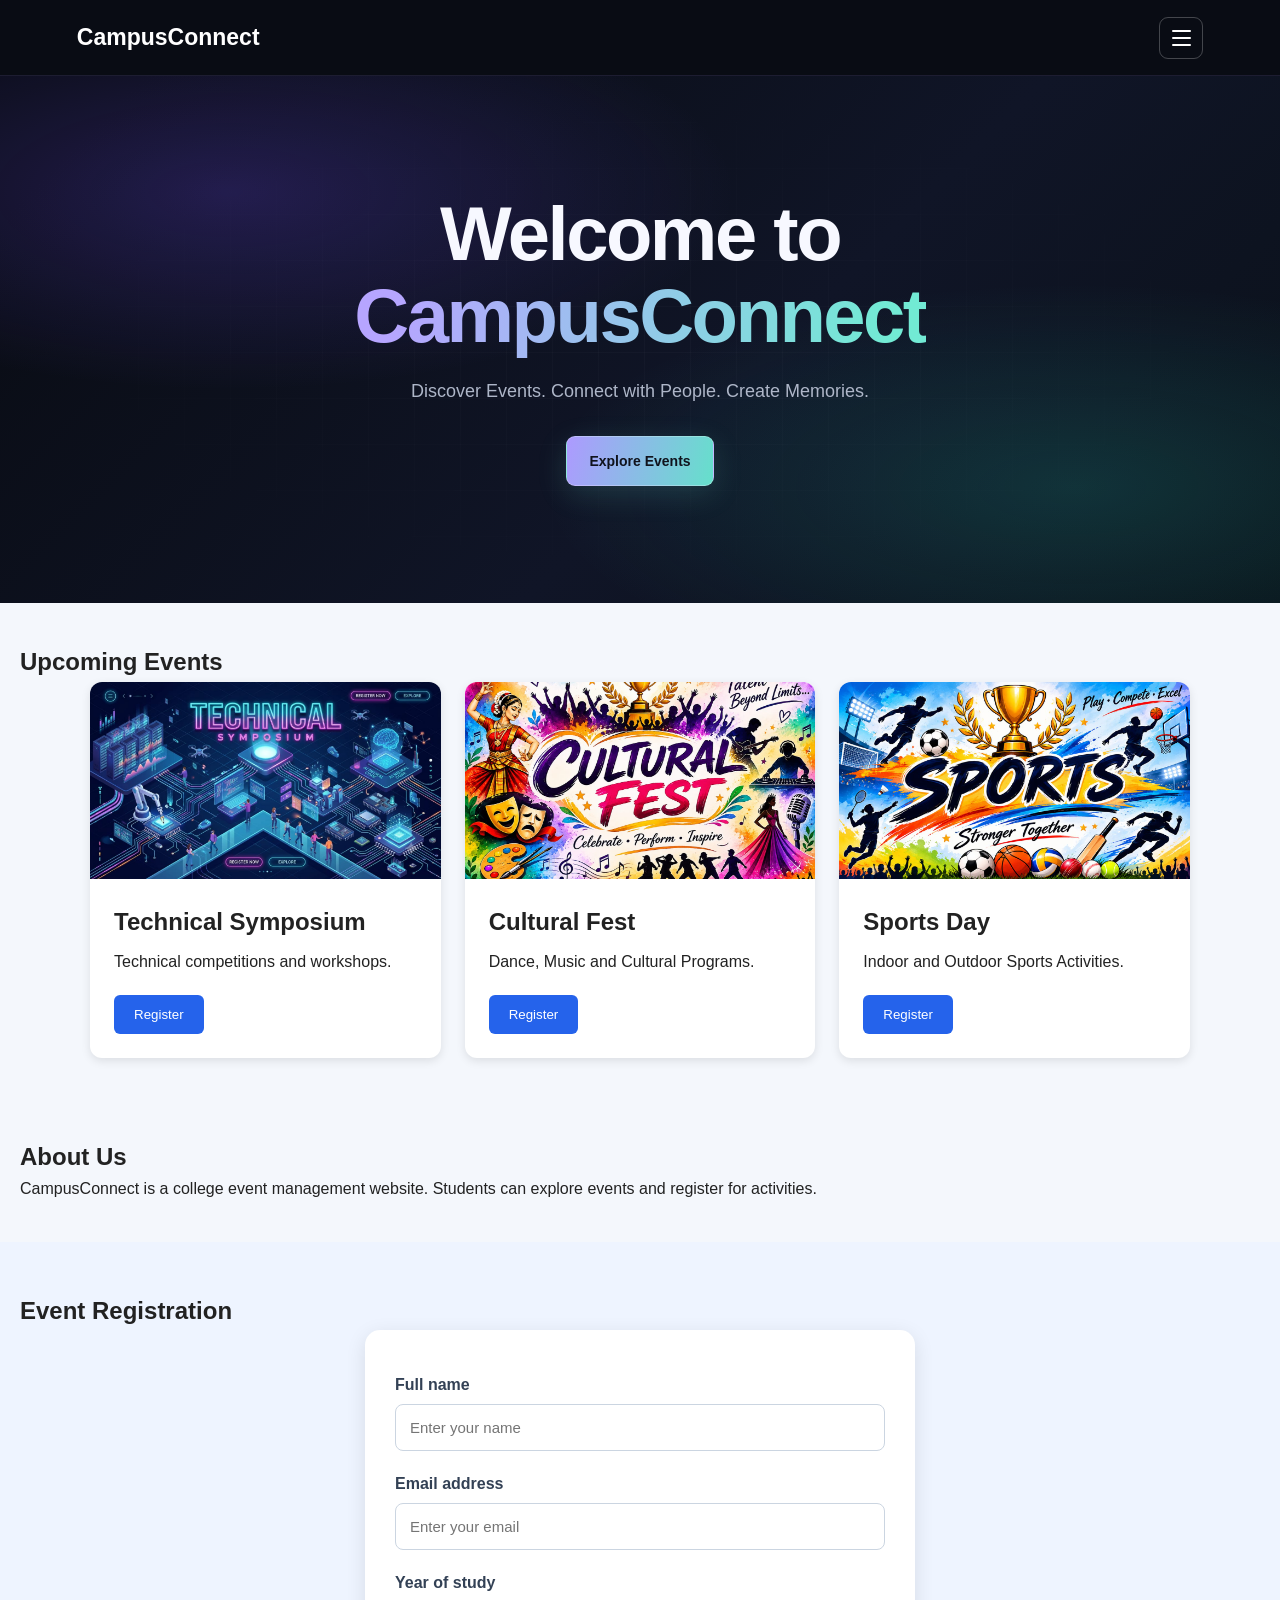
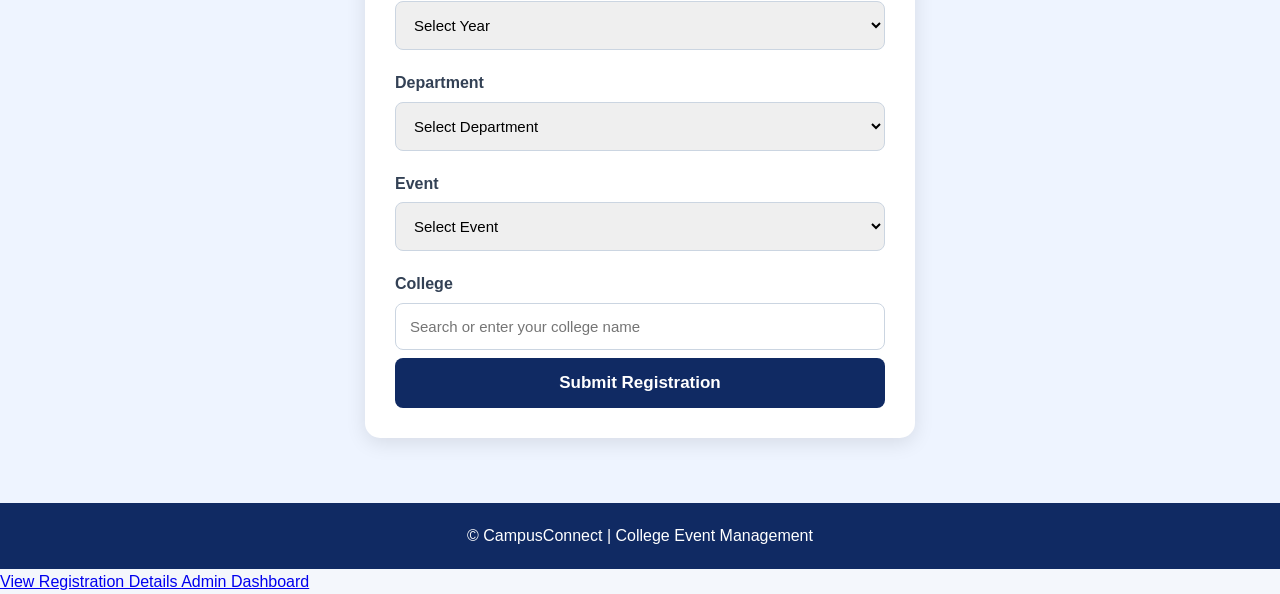
<file: index.html>
<!DOCTYPE html>
<html lang="en">
<head>
    <meta charset="UTF-8">
    <meta name="viewport" content="width=device-width, initial-scale=1.0">
    <title>CampusConnect</title>
    <link rel="stylesheet" href="style.css">
</head>

<body>

<header>
    <nav class="site-nav" aria-label="Main navigation">
        <h2><a class="site-brand" href="#home">CampusConnect</a></h2>
        <button class="menu-toggle" id="menuToggle" type="button"
            aria-controls="mainMenu" aria-expanded="false" aria-label="Open navigation menu">
            <span></span>
            <span></span>
            <span></span>
        </button>
        <ul class="nav-menu" id="mainMenu">
        <li><a href="#home">Home</a></li>
        <li><a href="#events">Events</a></li>
        <li><a href="#about">About</a></li>
        <li><a href="#register">Register</a></li>
        <li><a href="login.html">Login</a></li>
        </ul>
    </nav>
</header>

<section id="home" class="hero">
    <h1>Welcome to <span>CampusConnect</span></h1>
    <p>Discover Events. Connect with People. Create Memories.</p>
    <a href="#events" class="btn">Explore Events</a>
</section>

<section id="events">
    <h1>Upcoming Events</h1>

    <div class="event-container">

        <div class="event-card">
            <img src="technical-symposium.jpeg" alt="Technical Symposium ">
            <div class="event-card-content">
                <h2>Technical Symposium</h2>
                <p>Technical competitions and workshops.</p>
                <button onclick="selectEvent('Technical Symposium')">Register</button>
            </div>
        </div>

        <div class="event-card">
            <img src="cultural-fest.jpeg" alt="Cultural Fest">
            <div class="event-card-content">
                <h2>Cultural Fest</h2>
                <p>Dance, Music and Cultural Programs.</p>
                <button onclick="selectEvent('Cultural Fest')">Register</button>
            </div>
        </div>

        <div class="event-card">
            <img src="sports-day.jpeg" alt="Sports Day ">
            <div class="event-card-content">
                <h2>Sports Day</h2>
                <p>Indoor and Outdoor Sports Activities.</p>
                <button onclick="selectEvent('Sports Day')">Register</button>
            </div>
        </div>

    </div>
</section>

<section id="about">
    <h1>About Us</h1>
    <p>
        CampusConnect is a college event management website.
        Students can explore events and register for activities.
    </p>
</section>

<section id="register">
    <h1>Event Registration</h1>

    <form id="registrationForm">
        <label for="name">Full name</label>
        <input type="text" id="name" placeholder="Enter your name" required>
        <label for="email">Email address</label>
        <input type="email" id="email" placeholder="Enter your email" required>

        <label for="year">Year of study</label>
        <select id="year" required>
            <option value="">Select Year</option>
            <option>1st Year</option>
            <option>2nd Year</option>
            <option>3rd Year</option>
            <option>4th Year</option>
            <option>Other</option>
        </select>

        <label for="department">Department</label>
        <select id="department" required>
            <option value="">Select Department</option>
            <option>AI & Data Science</option>
            <option>Computer Science</option>
            <option>Information Technology</option>
            <option>Electronics and Communication</option>
            <option>Electrical and Electronics</option>
            <option>Mechanical Engineering</option>
            <option>Other</option>
        </select>

        <label for="event">Event</label>
        <select id="event" required>
            <option value="">Select Event</option>
            <option>Technical Symposium</option>
            <option>Cultural Fest</option>
            <option>Sports Day</option>
        </select>

        <label for="college">College</label>
        <input type="text" id="college" list="collegeOptions"
            placeholder="Search or enter your college name" autocomplete="organization" required>
        <datalist id="collegeOptions">
            <option value="Anna University, Chennai"></option>
            <option value="University of Madras, Chennai"></option>
            <option value="SRM Institute of Science and Technology, Chennai"></option>
            <option value="Vellore Institute of Technology, Vellore"></option>
            <option value="PSG College of Technology, Coimbatore"></option>
            <option value="Coimbatore Institute of Technology, Coimbatore"></option>
            <option value="Thiagarajar College of Engineering, Madurai"></option>
            <option value="Kumaraguru College of Technology, Coimbatore"></option>
            <option value="Kongu Engineering College, Erode"></option>
            <option value="National Institute of Technology, Tiruchirappalli"></option>
            <option value="Amrita Vishwa Vidyapeetham, Coimbatore"></option>
        </datalist>

        <button type="submit">Submit Registration</button>
    </form>

    <p id="message"></p>
</section>

<footer>
    <p>© CampusConnect | College Event Management</p>
</footer>

<script src="script.js"></script>
<a href="registrations.html">
    View Registration Details
</a>
<a href="admin.html">Admin Dashboard</a>
</body>
</html>
</file>
<file: style.css>
* {
    margin: 0;
    padding: 0;
    box-sizing: border-box;
}

body {
    font-family: Arial, sans-serif;
    background: #f4f7fc;
    color: #222;
    line-height: 1.6;
}

nav {
    background: #102a63;
    color: white;
    padding: 18px;
    display: flex;
    justify-content: space-between;
    flex-wrap: wrap;
}

nav a {
    color: white;
    text-decoration: none;
    margin: 10px;
}

.hero {
    background: #2563eb;
    color: white;
    text-align: center;
    padding: 80px 20px;
}

.hero h1 {
    font-size: 40px;
}

section {
    padding: 40px 20px;
}

.event-container {
    display: grid;
    grid-template-columns: repeat(auto-fit, minmax(min(100%, 280px), 1fr));
    gap: 24px;
    max-width: 1100px;
    margin: 0 auto;
}

.event-card {
    background: white;
    border-radius: 12px;
    overflow: hidden;
    box-shadow: 0 3px 10px rgba(0,0,0,0.1);
    display: flex;
    flex-direction: column;
}

.event-card > img {
    display: block;
    width: 100%;
    aspect-ratio: 16 / 9;
    object-fit: cover;
}

.event-card-content {
    display: flex;
    flex: 1;
    flex-direction: column;
    align-items: flex-start;
    padding: 24px;
}

.event-card-content p {
    margin-top: 8px;
}

.event-card-content button {
    margin-top: 20px;
}

form {
    max-width: 500px;
    margin: auto;
}

input, select, textarea {
    width: 100%;
    padding: 12px;
    margin: 10px 0;
    border: 1px solid #ccc;
    border-radius: 6px;
}

button {
    background: #2563eb;
    color: white;
    padding: 12px 20px;
    border: none;
    border-radius: 6px;
    cursor: pointer;
}

footer {
    background: #102a63;
    color: white;
    text-align: center;
    padding: 20px;
}

/* Admin Dashboard */

.admin-header {
    background: #102a63;
    color: white;
    padding: 28px 24px;
}

.admin-header-content {
    max-width: 1160px;
    margin: 0 auto;
    display: flex;
    align-items: center;
    justify-content: space-between;
    gap: 24px;
}

.admin-header h1 {
    margin: 0;
    font-size: 32px;
}

.admin-header-content p {
    margin-top: 5px;
    color: #dbeafe;
    font-size: 15px;
}

.admin-header-content .admin-brand {
    margin: 0 0 4px;
    color: #93c5fd;
    font-size: 12px;
    font-weight: 700;
    letter-spacing: 0.12em;
    text-transform: uppercase;
}

.admin-header-actions {
    display: flex;
    align-items: center;
    gap: 18px;
}

.admin-header-actions a {
    color: white;
    font-weight: 700;
    text-decoration: none;
}

.admin-header-actions button {
    background: white;
    color: #102a63;
}

.dashboard {
    max-width: 1160px;
    margin: 32px auto;
    padding: 0 24px;
}

.dashboard-summary {
    display: grid;
    grid-template-columns: repeat(3, minmax(0, 1fr));
    gap: 20px;
}

.dashboard-card {
    background: white;
    padding: 25px;
    border-radius: 12px;
    box-shadow: 0 3px 12px rgba(0,0,0,0.1);
    border: 1px solid #e2e8f0;
}

.dashboard-card h2,
.student-section h2 {
    color: #102a63;
}

.dashboard-summary .dashboard-card {
    margin: 0;
}

.dashboard-summary .dashboard-card p {
    color: #64748b;
    font-size: 14px;
    font-weight: 700;
}

.dashboard-summary .dashboard-card strong {
    display: block;
    margin-top: 8px;
    color: #2563eb;
    font-size: 36px;
    line-height: 1.2;
}

.dashboard-summary .dashboard-card .popular-event {
    color: #102a63;
    font-size: 20px;
}

.dashboard-panel {
    margin-top: 24px;
    padding: 26px;
    background: white;
    border: 1px solid #e2e8f0;
    border-radius: 14px;
    box-shadow: 0 3px 12px rgba(0,0,0,0.06);
}

.dashboard-section-heading {
    display: flex;
    align-items: center;
    justify-content: space-between;
    gap: 16px;
    margin-bottom: 22px;
}

.section-eyebrow {
    color: #2563eb;
    font-size: 11px;
    font-weight: 700;
    letter-spacing: 0.12em;
}

.dashboard-section-heading h2 {
    margin-top: 4px;
    color: #102a63;
    font-size: 22px;
}

.event-count-grid {
    display: grid;
    grid-template-columns: repeat(3, minmax(0, 1fr));
    gap: 16px;
}

.event-count-card {
    padding: 18px;
    background: #f8fafc;
    border: 1px solid #e2e8f0;
    border-radius: 10px;
}

.event-count-heading {
    display: flex;
    align-items: flex-start;
    justify-content: space-between;
    gap: 12px;
}

.event-count-heading h3 {
    color: #334155;
    font-size: 14px;
}

.event-count-heading strong {
    color: #102a63;
    font-size: 20px;
}

.event-count-bar {
    height: 7px;
    margin-top: 18px;
    overflow: hidden;
    background: #dbeafe;
    border-radius: 999px;
}

.event-count-bar span {
    display: block;
    height: 100%;
    background: #2563eb;
    border-radius: inherit;
}

.registration-result-count {
    color: #64748b;
    font-size: 13px;
}

.registration-filters {
    display: grid;
    grid-template-columns: auto minmax(180px, 1fr) auto minmax(180px, 0.8fr);
    align-items: center;
    gap: 12px;
    margin-bottom: 20px;
}

.registration-filters label {
    color: #334155;
    font-size: 14px;
    font-weight: 700;
}

.registration-filters input,
.registration-filters select {
    min-width: 0;
    margin: 0;
    background: white;
}

.registration-table-wrap {
    overflow-x: auto;
}

.registration-table {
    width: 100%;
    min-width: 760px;
    border-collapse: collapse;
    text-align: left;
}

.registration-table th,
.registration-table td {
    padding: 14px 12px;
    border-bottom: 1px solid #e2e8f0;
    vertical-align: middle;
}

.registration-table th {
    color: #64748b;
    font-size: 12px;
    letter-spacing: 0.04em;
    text-transform: uppercase;
}

.registration-table td {
    color: #334155;
    font-size: 14px;
}

.table-student-name,
.table-student-email {
    display: block;
}

.table-student-name {
    color: #102a63;
}

.table-student-email {
    margin-top: 3px;
    color: #64748b;
    font-size: 12px;
}

.registration-event-badge {
    display: inline-block;
    padding: 5px 9px;
    background: #eff6ff;
    border-radius: 999px;
    color: #1d4ed8;
    font-size: 12px;
    font-weight: 700;
}

.registration-delete-button {
    padding: 8px 12px;
    background: #fee2e2;
    color: #b91c1c;
}

.empty-table-state {
    padding: 32px !important;
    color: #64748b !important;
    text-align: center;
}

.student-section {
    background: white;
    padding: 25px;
    border-radius: 12px;
    box-shadow: 0 3px 12px rgba(0,0,0,0.1);
}

.dashboard a {
    display: inline-block;
    margin-top: 25px;
    color: #2563eb;
    font-weight: bold;
}

@media (max-width: 800px) {
    .dashboard-summary,
    .event-count-grid {
        grid-template-columns: repeat(2, minmax(0, 1fr));
    }

    .registration-filters {
        grid-template-columns: 1fr 1fr;
    }
}

@media (max-width: 560px) {
    .admin-header {
        padding: 24px 20px;
    }

    .admin-header-content {
        align-items: flex-start;
        flex-direction: column;
    }

    .admin-header-actions {
        width: 100%;
        justify-content: space-between;
    }

    .dashboard {
        margin: 22px auto;
        padding: 0 16px;
    }

    .dashboard-summary,
    .event-count-grid,
    .registration-filters {
        grid-template-columns: 1fr;
    }

    .dashboard-panel {
        padding: 20px 16px;
    }

    .dashboard-section-heading {
        align-items: flex-start;
        flex-direction: column;
    }
}/* Student Registration Page */

#register {
    background: #eef4ff;
    padding: 50px 20px;
}

#register h2 {
    text-align: center;
    color: #102a63;
    font-size: 30px;
    margin-bottom: 25px;
}

#registrationForm {
    max-width: 550px;
    margin: auto;
    padding: 30px;
    background: white;
    border-radius: 15px;
    box-shadow: 0 5px 20px rgba(0,0,0,0.1);
}

#registrationForm input,
#registrationForm select,
#registrationForm textarea {
    width: 100%;
    padding: 14px;
    margin: 12px 0;
    border: 1px solid #cbd5e1;
    border-radius: 8px;
    font-size: 15px;
}

#registrationForm label {
    display: block;
    margin-top: 12px;
    color: #334155;
    font-weight: 700;
}

#registrationForm input,
#registrationForm select {
    margin: 6px 0 8px;
}

#registrationForm input:focus,
#registrationForm select:focus,
#registrationForm textarea:focus {
    outline: none;
    border-color: #2563eb;
    box-shadow: 0 0 5px rgba(37,99,235,0.3);
}

#registrationForm button {
    width: 100%;
    padding: 15px;
    background: #102a63;
    color: white;
    font-size: 17px;
    font-weight: bold;
    border: none;
    border-radius: 8px;
    cursor: pointer;
}

#registrationForm button:hover {
    background: #2563eb;
}

#message {
    text-align: center;
    font-weight: bold;
    margin-top: 15px;
}

@media (max-width: 600px) {
    #registrationForm {
        padding: 20px;
    }
}/* CampusConnect Login Page */

/* Dark CampusConnect sign-in */

.login-page {
    min-height: 100vh;
    background: #080b12;
    color: #f4f3f8;
    font-family: Arial, sans-serif;
}

.login-shell {
    display: grid;
    grid-template-columns: minmax(0, 1fr) minmax(420px, 0.88fr);
    min-height: 100vh;
}

.login-story {
    position: relative;
    display: flex;
    flex-direction: column;
    justify-content: space-between;
    overflow: hidden;
    padding: 42px clamp(32px, 7vw, 100px) 32px;
    background:
        radial-gradient(ellipse at 18% 82%, rgba(116, 71, 255, 0.22), transparent 38%),
        radial-gradient(ellipse at 92% 18%, rgba(23, 222, 196, 0.13), transparent 35%),
        #0d111b;
}

.login-story::after {
    position: absolute;
    right: -155px;
    bottom: 60px;
    width: 390px;
    height: 390px;
    border: 1px solid rgba(168, 149, 255, 0.13);
    border-radius: 50%;
    box-shadow: 0 0 0 42px rgba(168, 149, 255, 0.025), 0 0 0 84px rgba(168, 149, 255, 0.02);
    content: "";
    pointer-events: none;
}

.login-brand,
.mobile-brand {
    display: inline-flex;
    align-items: center;
    gap: 12px;
    width: fit-content;
    color: #f4f3f8;
    font-size: 19px;
    font-weight: 700;
    text-decoration: none;
}

.login-brand > span:last-child span,
.mobile-brand > span:last-child span {
    color: #a895ff;
}

.brand-mark {
    display: grid;
    width: 38px;
    height: 38px;
    place-items: center;
    border-radius: 12px;
    background: linear-gradient(135deg, #a895ff, #56e7ce);
    color: #10101a;
    font-size: 21px;
    font-weight: 800;
}

.story-copy {
    position: relative;
    z-index: 1;
    max-width: 580px;
    margin: 55px auto;
}

.eyebrow {
    color: #a895ff;
    font-size: 11px;
    font-weight: 700;
    letter-spacing: 2px;
}

.story-copy .eyebrow {
    display: flex;
    align-items: center;
    gap: 10px;
}

.story-copy .eyebrow span {
    width: 8px;
    height: 8px;
    border-radius: 50%;
    background: #56e7ce;
    box-shadow: 0 0 14px rgba(86, 231, 206, 0.75);
}

.story-copy h1 {
    margin: 25px 0 18px;
    color: #f4f3f8;
    font-size: clamp(42px, 5.2vw, 72px);
    letter-spacing: -3px;
    line-height: 1.04;
}

.story-copy h1 span {
    color: #a895ff;
}

.story-description {
    max-width: 430px;
    color: #a5a9b8;
    font-size: 16px;
    line-height: 1.8;
}

.story-note {
    display: flex;
    align-items: center;
    gap: 14px;
    margin-top: 42px;
    color: #a5a9b8;
    font-size: 13px;
    line-height: 1.8;
}

.story-note strong {
    color: #f4f3f8;
    font-size: 14px;
}

.note-icon {
    display: grid;
    width: 42px;
    height: 42px;
    place-items: center;
    border: 1px solid rgba(168, 149, 255, 0.25);
    border-radius: 14px;
    background: rgba(168, 149, 255, 0.08);
    color: #a895ff;
    font-size: 19px;
}

.story-footer {
    color: #717789;
    font-size: 10px;
    font-weight: 700;
    letter-spacing: 1.8px;
}

.story-footer span {
    padding: 0 7px;
    color: #56e7ce;
}

.login-panel {
    display: flex;
    align-items: center;
    justify-content: center;
    padding: 48px clamp(28px, 6vw, 82px);
    background: #080b12;
}

.login-card {
    width: 100%;
    max-width: 390px;
}

.login-card h2 {
    margin-top: 12px;
    color: #f4f3f8;
    font-size: 30px;
    letter-spacing: -0.8px;
}

.login-subtitle {
    margin-top: 9px;
    color: #8e94a5;
    font-size: 14px;
}

#loginForm {
    max-width: none;
    margin: 30px 0 0;
    padding: 0;
    background: transparent;
    border-radius: 0;
    box-shadow: none;
}

#loginForm label {
    display: block;
    margin: 19px 0 8px;
    color: #d7d8e0;
    font-size: 12px;
    font-weight: 700;
}

#loginForm input,
#loginForm select {
    width: 100%;
    min-height: 48px;
    margin: 0;
    padding: 13px 14px;
    border: 1px solid #252a38;
    border-radius: 9px;
    background: #10141e;
    color: #f4f3f8;
    font-size: 14px;
    transition: border-color 160ms ease, box-shadow 160ms ease;
}

#loginForm input::placeholder {
    color: #62697a;
}

#loginForm input:focus,
#loginForm select:focus {
    outline: none;
    border-color: #a895ff;
    box-shadow: 0 0 0 3px rgba(168, 149, 255, 0.12);
}

.login-submit {
    display: flex;
    width: 100%;
    align-items: center;
    justify-content: space-between;
    margin-top: 25px;
    padding: 14px 17px;
    border: 0;
    border-radius: 9px;
    background: linear-gradient(105deg, #a895ff, #69dcca);
    color: #11131b;
    font-size: 14px;
    font-weight: 800;
    transition: filter 160ms ease, transform 160ms ease;
}

.login-submit:hover {
    filter: brightness(1.08);
    transform: translateY(-1px);
}

.login-submit span:last-child {
    font-size: 19px;
}

#loginMessage {
    min-height: 20px;
    margin-top: 12px;
    font-size: 12px;
    font-weight: 700;
}

#loginMessage.login-error {
    color: #ff8290;
}

.register-prompt {
    margin-top: 24px;
    color: #888fa0;
    font-size: 12px;
    line-height: 1.8;
}

.register-prompt a {
    color: #a895ff;
    font-weight: 700;
    text-decoration: none;
}

.register-prompt a:hover,
.back-home:hover {
    color: #56e7ce;
}

.back-home {
    display: inline-block;
    margin-top: 25px;
    color: #777e90;
    font-size: 12px;
    text-decoration: none;
}

.mobile-brand {
    display: none;
}

@media (max-width: 850px) {
    .login-shell {
        grid-template-columns: minmax(0, 0.85fr) minmax(390px, 1fr);
    }

    .login-story {
        padding-right: 35px;
        padding-left: 35px;
    }
}

@media (max-width: 680px) {
    .login-shell {
        display: block;
    }

    .login-story {
        display: none;
    }

    .login-panel {
        min-height: 100vh;
        flex-direction: column;
        align-items: stretch;
        justify-content: flex-start;
        padding: 28px 24px 40px;
    }

    .mobile-brand {
        display: inline-flex;
        margin-bottom: 48px;
    }

    .login-card {
        max-width: 430px;
        align-self: center;
    }
}

/* Event registration on the student dashboard */

.available-event-list {
    display: grid;
    gap: 12px;
    margin-top: 18px;
}

.available-event {
    display: flex;
    align-items: center;
    justify-content: space-between;
    gap: 18px;
    padding: 18px;
    border: 1px solid #e2e8f0;
    border-radius: 10px;
    background: #f8fafc;
}

.available-event h3 {
    color: #102a63;
    font-size: 17px;
}

.available-event p {
    margin-top: 4px;
    color: #64748b;
}

.available-event .event-register-button {
    flex-shrink: 0;
}

.dashboard-registration[hidden] {
    display: none;
}

.selected-event {
    margin-top: 8px;
    color: #475569;
}

.event-registration-form {
    max-width: 620px;
    margin: 20px 0 0;
}

.event-registration-form label {
    display: block;
    margin-top: 12px;
    color: #334155;
    font-weight: 700;
}

.event-registration-form input,
.event-registration-form select {
    margin: 6px 0 8px;
}

.event-registration-form input[readonly] {
    background: #f1f5f9;
    color: #475569;
}

.event-registration-form button[type="submit"] {
    width: 100%;
    margin-top: 12px;
}

#dashboardRegistrationMessage {
    min-height: 24px;
    margin-top: 12px;
    font-weight: 700;
}

#dashboardRegistrationMessage.registration-error {
    color: #dc2626;
}

#dashboardRegistrationMessage.registration-success {
    color: #15803d;
}

#myRegistration > div {
    margin-top: 14px;
    padding: 16px;
    border-radius: 9px;
    background: #f8fafc;
}

#myRegistration > div h3 {
    margin-bottom: 6px;
    color: #102a63;
}

@media (max-width: 520px) {
    .available-event {
        align-items: flex-start;
        flex-direction: column;
    }

    .available-event .event-register-button {
        width: 100%;
    }
}

/* Main site navigation */

.site-nav {
    position: relative;
    z-index: 10;
    min-height: 76px;
    align-items: center;
    padding: 14px clamp(20px, 6vw, 82px);
}

.site-nav h2 {
    margin: 0;
    font-size: 23px;
}

.site-nav .site-brand {
    margin: 0;
    color: #fff;
    text-decoration: none;
}

.site-nav .nav-menu {
    display: none;
    position: absolute;
    top: calc(100% - 2px);
    right: clamp(16px, 6vw, 82px);
    width: 250px;
    max-width: calc(100vw - 32px);
    flex-direction: column;
    align-items: stretch;
    gap: 4px;
    padding: 10px;
    border: 1px solid rgba(255, 255, 255, 0.12);
    border-radius: 12px;
    background: #102a63;
    box-shadow: 0 14px 28px rgba(8, 15, 35, 0.28);
    list-style: none;
}

.site-nav .nav-menu.is-open {
    display: flex;
}

.site-nav .nav-menu a {
    display: block;
    margin: 0;
    padding: 12px;
    border-radius: 8px;
    color: #dce5ff;
    font-size: 14px;
    text-decoration: none;
    transition: background-color 160ms ease, color 160ms ease;
}

.site-nav .nav-menu a:hover,
.site-nav .nav-menu a:focus-visible {
    background: rgba(255, 255, 255, 0.12);
    color: #fff;
}

.site-nav .nav-menu li:last-child a {
    margin-left: 5px;
    background: #56e7ce;
    color: #102a63;
    font-weight: 700;
}

.site-nav .nav-menu li:last-child a:hover,
.site-nav .nav-menu li:last-child a:focus-visible {
    background: #75f1dc;
}

.menu-toggle {
    display: flex;
    width: 44px;
    height: 42px;
    margin-left: auto;
    flex-direction: column;
    align-items: center;
    justify-content: center;
    gap: 5px;
    padding: 0;
    border: 1px solid rgba(255, 255, 255, 0.24);
    border-radius: 9px;
    background: transparent;
    cursor: pointer;
}

.menu-toggle span {
    display: block;
    width: 19px;
    height: 2px;
    border-radius: 2px;
    background: #fff;
}

@media (max-width: 768px) {
    .site-nav {
        flex-direction: row;
        justify-content: space-between;
        text-align: left;
    }

    .menu-toggle {
        display: flex;
    }

    .site-nav .nav-menu a {
        padding: 12px;
    }

    .site-nav .nav-menu li:last-child a {
        margin: 2px 0 0;
        text-align: center;
    }
}

/* Aurora welcome hero */

.site-nav {
    background: #090c14;
    border-bottom: 1px solid rgba(168, 149, 255, 0.12);
}

.hero {
    position: relative;
    isolation: isolate;
    display: flex;
    min-height: 390px;
    flex-direction: column;
    align-items: center;
    justify-content: center;
    overflow: hidden;
    padding: clamp(90px, 13vh, 150px) 24px;
    background-color: #090c14;
    background-image:
        radial-gradient(ellipse at 18% 22%, rgba(114, 77, 255, 0.23), transparent 34%),
        radial-gradient(ellipse at 84% 78%, rgba(41, 218, 194, 0.16), transparent 35%),
        linear-gradient(135deg, #090c14 8%, #101527 58%, #0a1119 100%);
    color: #f7f8ff;
    text-align: center;
}

.hero::before {
    position: absolute;
    z-index: -1;
    inset: 0;
    background-image:
        linear-gradient(rgba(255, 255, 255, 0.025) 1px, transparent 1px),
        linear-gradient(90deg, rgba(255, 255, 255, 0.025) 1px, transparent 1px);
    background-size: 46px 46px;
    content: "";
    mask-image: radial-gradient(ellipse at center, #000 0%, transparent 78%);
    pointer-events: none;
}

.hero h1 {
    position: relative;
    z-index: 1;
    max-width: 900px;
    color: #f7f8ff;
    font-size: clamp(42px, 6vw, 76px);
    letter-spacing: -2.5px;
    line-height: 1.08;
}

.hero h1 span {
    background: linear-gradient(100deg, #b6a5ff 8%, #72ead4 92%);
    background-clip: text;
    -webkit-text-fill-color: transparent;
}

.hero p {
    position: relative;
    z-index: 1;
    margin-top: 20px;
    color: #aeb6c8;
    font-size: clamp(15px, 1.8vw, 18px);
}

.hero .btn {
    position: relative;
    z-index: 1;
    display: inline-flex;
    align-items: center;
    justify-content: center;
    margin-top: 30px;
    padding: 13px 22px;
    border: 1px solid rgba(255, 255, 255, 0.28);
    border-radius: 9px;
    background: linear-gradient(105deg, #ad9aff, #65e0cb);
    box-shadow: 0 8px 30px rgba(104, 215, 204, 0.16);
    color: #10131d;
    font-size: 14px;
    font-weight: 700;
    text-decoration: none;
    transition: transform 160ms ease, box-shadow 160ms ease;
}

.hero .btn:hover {
    transform: translateY(-2px);
    box-shadow: 0 12px 34px rgba(104, 215, 204, 0.27);
}

.hero .btn:focus-visible {
    outline: 3px solid #fff;
    outline-offset: 4px;
}

@media (max-width: 600px) {
    .hero {
        min-height: 360px;
        padding: 80px 22px;
    }

    .hero h1 {
        letter-spacing: -1.5px;
    }
}
/* Mobile Responsive Design */

@media (max-width: 768px) {

    nav {
        flex-direction: column;
        text-align: center;
    }

    nav ul {
        flex-direction: column;
        gap: 10px;
        padding: 0;
    }

    .dashboard {
        width: 95%;
        padding: 10px;
    }

    .dashboard-card {
        width: 100%;
        margin-bottom: 15px;
    }

    input,
    select,
    textarea,
    button {
        max-width: 100%;
        box-sizing: border-box;
    }

    header h1 {
        font-size: 24px;
    }

    section {
        padding: 15px;
    }
}
/* CampusConnect Login Role Design */

.role-selection {
    display: flex;
    gap: 15px;
    margin: 12px 0 22px;
}

.role-option {
    flex: 1;
    cursor: pointer;
}

.role-option input {
    display: none;
}

.role-option span {
    display: block;
    padding: 16px;
    text-align: center;
    border: 2px solid #dce3ef;
    border-radius: 12px;
    background: #fff;
    color: #102a63;
    font-weight: 600;
    transition: 0.3s;
}

.role-option input:checked + span {
    border-color: #2563eb;
    background: #eaf1ff;
    color: #1d4ed8;
    box-shadow: 0 4px 12px rgba(37, 99, 235, 0.12);
}

.role-option span:hover {
    border-color: #2563eb;
}

.login-error {
    color: #dc2626;
    margin-top: 12px;
    font-size: 14px;
}
</file>
